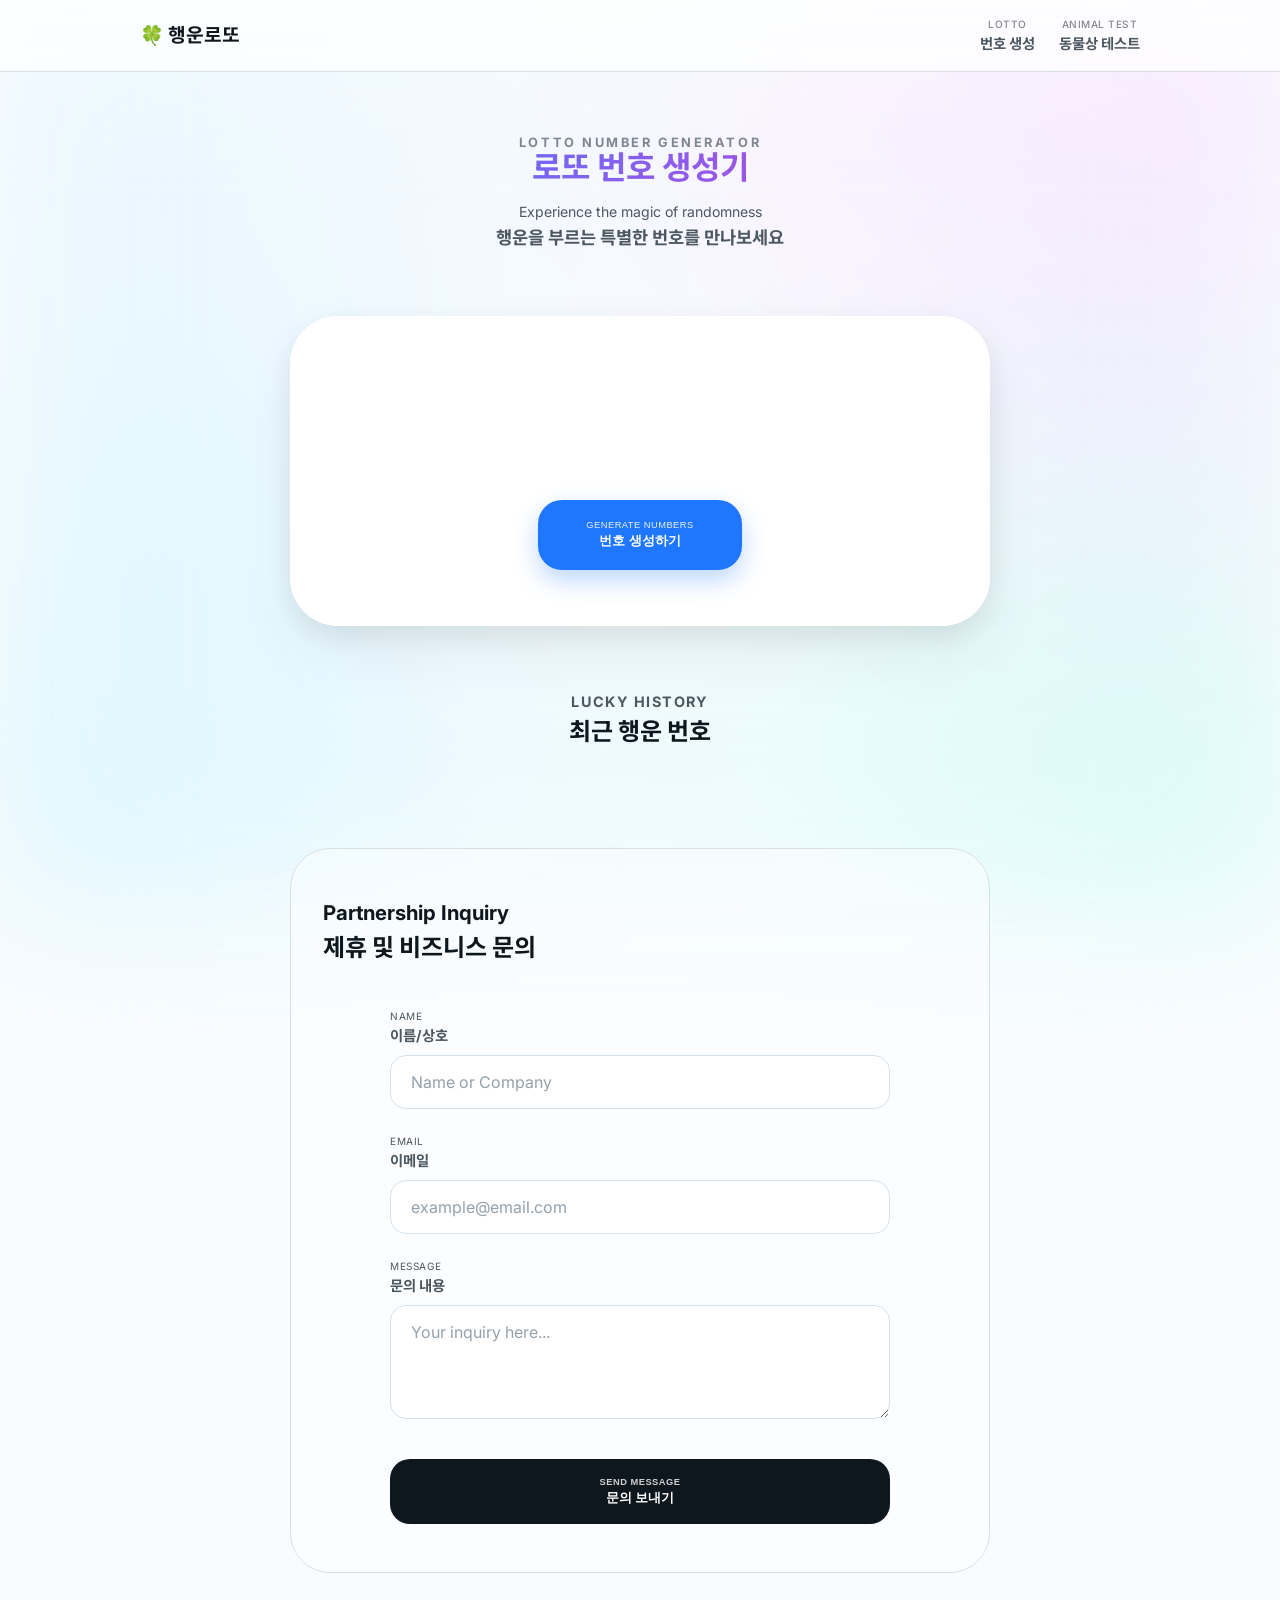
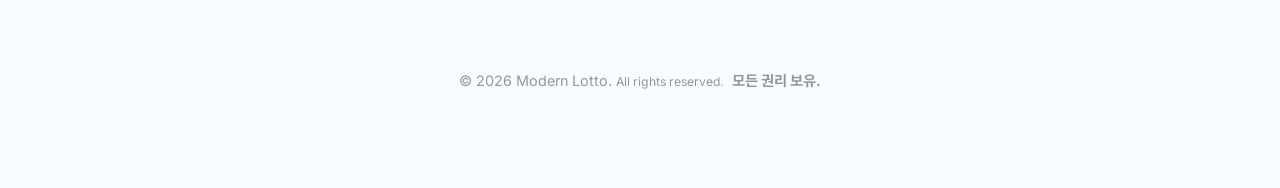
<file: index.html>
<!doctype html>
<html lang="en">
<head>
  <meta charset="UTF-8" />
  <meta name="viewport" content="width=device-width, initial-scale=1.0" />
  <title>Modern Lotto Generator | 프리미엄 로또 번호 생성기</title>
  <link href='/style.css' rel='stylesheet'>
  <link rel="preconnect" href="https://fonts.googleapis.com">
  <link rel="preconnect" href="https://fonts.gstatic.com" crossorigin>
  <link href="https://fonts.googleapis.com/css2?family=Inter:wght@400;700&family=Noto+Sans+KR:wght@400;700&display=swap" rel="stylesheet">
</head>
<body>
  <div class="background-texture"></div>
  <nav class="nav-bar">
    <div class="nav-container">
      <div class="nav-logo">
        <span class="ko">🍀 행운로또</span>
      </div>
      <div class="nav-links">
        <a href="/" class="nav-link active">
          <span class="en">Lotto</span>
          <span class="ko">번호 생성</span>
        </a>
        <a href="/animal.html" class="nav-link">
          <span class="en">Animal Test</span>
          <span class="ko">동물상 테스트</span>
        </a>
      </div>
    </div>
  </nav>
  <main class="container">
    <header class="header">
      <h1 class="title">
        <span class="en">Lotto Number Generator</span>
        <span class="ko">로또 번호 생성기</span>
      </h1>
      <p class="subtitle">
        <span class="en">Experience the magic of randomness</span>
        <span class="ko">행운을 부르는 특별한 번호를 만나보세요</span>
      </p>
    </header>

    <section id="generator" class="generator-card">
      <div id="ball-container" class="ball-container">
        <!-- Lotto balls will be generated here -->
      </div>
      <div class="action-group">
        <button id="generate-btn" class="generate-btn">
          <span class="en">Generate Numbers</span>
          <span class="ko">번호 생성하기</span>
        </button>
        <button id="copy-btn" class="copy-btn" title="Copy to clipboard" style="display: none;">
          <svg xmlns="http://www.w3.org/2000/svg" width="24" height="24" viewBox="0 0 24 24" fill="none" stroke="currentColor" stroke-width="2" stroke-linecap="round" stroke-linejoin="round"><rect x="9" y="9" width="13" height="13" rx="2" ry="2"></rect><path d="M5 15H4a2 2 0 0 1-2-2V4a2 2 0 0 1 2-2h9a2 2 0 0 1 2 2v1"></path></svg>
        </button>
      </div>
    </section>

    <section class="history-section">
      <h2 class="section-title">
        <span class="en">Lucky History</span>
        <span class="ko">최근 행운 번호</span>
      </h2>
      <div id="history-list" class="history-list">
        <!-- History items will be added here -->
      </div>
    </section>

    <section id="contact" class="contact-section">
      <h2 class="section-title">
        <span class="en">Partnership Inquiry</span>
        <span class="ko">제휴 및 비즈니스 문의</span>
      </h2>
      <form action="https://formspree.io/f/mreynozj" method="POST" class="contact-form">
        <div class="form-group">
          <label for="name">
            <span class="en">Name</span>
            <span class="ko">이름/상호</span>
          </label>
          <input type="text" id="name" name="name" placeholder="Name or Company" required>
        </div>
        <div class="form-group">
          <label for="email">
            <span class="en">Email</span>
            <span class="ko">이메일</span>
          </label>
          <input type="email" id="email" name="_replyto" placeholder="example@email.com" required>
        </div>
        <div class="form-group">
          <label for="message">
            <span class="en">Message</span>
            <span class="ko">문의 내용</span>
          </label>
          <textarea id="message" name="message" rows="4" placeholder="Your inquiry here..." required></textarea>
        </div>
        <button type="submit" class="submit-btn">
          <span class="en">Send Message</span>
          <span class="ko">문의 보내기</span>
        </button>
      </form>
    </section>

    <footer class="footer">
      <p>&copy; 2026 Modern Lotto. <span class="en">All rights reserved.</span><span class="ko">모든 권리 보유.</span></p>
    </footer>
  </main>
  <script defer type="module" src="/main.js"></script>
</body>
</html>
</file>
<file: style.css>
@layer base, layout, components, utilities, animations;

@layer base {
  :root {
    --bg-color: oklch(0.99 0.005 240);
    --card-bg: oklch(1 0 0);
    --primary: oklch(0.6 0.22 260);
    --primary-hover: oklch(0.55 0.22 260);
    --text-main: oklch(0.2 0.02 240);
    --text-muted: oklch(0.45 0.02 240);
    --shadow-color: oklch(0 0 0 / 0.08);
    --ball-size: 3.5rem;
    --ball-shadow: oklch(0 0 0 / 0.15);
  }

  *, *::before, *::after {
    box-sizing: border-box;
    margin: 0;
    padding: 0;
  }

  body {
    font-family: 'Inter', 'Noto Sans KR', system-ui, -apple-system, sans-serif;
    background-color: var(--bg-color);
    color: var(--text-main);
    line-height: 1.6;
    min-height: 100dvh;
    display: flex;
    flex-direction: column;
    overflow-x: hidden;
    scroll-behavior: smooth;
  }

  /* Navigation Bar */
  .nav-bar {
    position: sticky;
    top: 0;
    z-index: 100;
    background: oklch(1 0 0 / 0.7);
    backdrop-filter: blur(12px);
    -webkit-backdrop-filter: blur(12px);
    border-bottom: 1px solid oklch(0.9 0.01 240);
    padding-block: 1rem;
  }

  .nav-container {
    inline-size: min(100% - 2rem, 1000px);
    margin-inline: auto;
    display: flex;
    justify-content: space-between;
    align-items: center;
  }

  .nav-logo {
    font-size: 1.2rem;
    font-weight: 700;
    color: var(--text-main);
  }

  .nav-links {
    display: flex;
    gap: 1.5rem;
  }

  .nav-link {
    text-decoration: none;
    color: var(--text-muted);
    font-size: 0.9rem;
    font-weight: 500;
    transition: all 0.2s ease;
    display: flex;
    flex-direction: column;
    align-items: center;

    &:hover {
      color: var(--primary);
      transform: translateY(-1px);
    }

    .en { font-size: 0.7em; text-transform: uppercase; letter-spacing: 0.05em; opacity: 0.7; }
    .ko { font-weight: 700; }
  }

  /* Bilingual display */
  .en { display: block; font-size: 0.85em; }
  .ko { display: block; font-weight: 700; }
}

@layer layout {
  .background-texture {
    position: fixed;
    inset: 0;
    background: 
      radial-gradient(circle at 0% 0%, oklch(0.92 0.1 260 / 0.3), transparent 50%),
      radial-gradient(circle at 100% 0%, oklch(0.85 0.15 320 / 0.3), transparent 50%),
      radial-gradient(circle at 100% 100%, oklch(0.9 0.12 180 / 0.3), transparent 50%),
      radial-gradient(circle at 0% 100%, oklch(0.88 0.1 220 / 0.3), transparent 50%),
      var(--bg-color);
    filter: blur(80px);
    animation: backgroundShift 20s ease-in-out infinite alternate;
    pointer-events: none;
    z-index: -1;
  }

  .container {
    inline-size: min(100% - 2rem, 700px);
    margin-inline: auto;
    padding-block: 4rem;
    display: flex;
    flex-direction: column;
    gap: 4rem;
    flex: 1;
  }

  .header {
    text-align: center;
    .title {
      font-size: clamp(2rem, 8cvi, 3.5rem);
      line-height: 1.1;
      margin-block-end: 1rem;
      background: linear-gradient(135deg, var(--primary), oklch(0.6 0.25 320));
      -webkit-background-clip: text;
      -webkit-text-fill-color: transparent;
      .en { font-size: 0.4em; text-transform: uppercase; letter-spacing: 0.2em; opacity: 0.7; -webkit-text-fill-color: var(--text-muted); }
    }
    .subtitle {
      color: var(--text-muted);
      font-size: 1.1rem;
      .en { font-size: 0.8em; }
    }
  }

  .footer {
    text-align: center;
    color: var(--text-muted);
    font-size: 0.9rem;
    padding-block: 2rem;
    opacity: 0.6;
    .en { display: inline; margin-right: 0.5rem; }
    .ko { display: inline; }
  }
}

@layer components {
  .generator-card {
    background: var(--card-bg);
    padding: 3.5rem 2rem;
    border-radius: 3rem;
    box-shadow: 
      0 10px 30px var(--shadow-color),
      0 30px 60px oklch(0 0 0 / 0.05),
      inset 0 0 0 1px oklch(1 0 0 / 0.5);
    display: flex;
    flex-direction: column;
    align-items: center;
    gap: 3.5rem;
    transition: all 0.5s cubic-bezier(0.4, 0, 0.2, 1);
    position: relative;
    overflow: hidden;

    &::before {
      content: '';
      position: absolute;
      top: 0; left: 0; right: 0; height: 1px;
      background: linear-gradient(90deg, transparent, oklch(1 0 0 / 0.8), transparent);
    }
  }

  .ball-container {
    display: flex;
    flex-wrap: wrap;
    justify-content: center;
    gap: 1.25rem;
    min-height: calc(var(--ball-size) + 1rem);
    inline-size: 100%;
  }

  .action-group {
    display: flex;
    align-items: center;
    gap: 1rem;
  }

  .generate-btn {
    appearance: none;
    border: none;
    padding: 1.25rem 3rem;
    border-radius: 1.5rem;
    background: var(--primary);
    color: white;
    cursor: pointer;
    transition: all 0.3s cubic-bezier(0.4, 0, 0.2, 1);
    box-shadow: 0 10px 25px oklch(0.6 0.22 260 / 0.3);
    position: relative;
    overflow: hidden;

    &:hover {
      background: var(--primary-hover);
      transform: translateY(-2px);
      box-shadow: 0 15px 35px oklch(0.6 0.22 260 / 0.4);
    }

    &:active {
      transform: translateY(0);
    }

    .en { font-size: 0.7em; text-transform: uppercase; letter-spacing: 0.05em; opacity: 0.9; margin-bottom: 2px; }
  }

  .copy-btn {
    appearance: none;
    background: oklch(0.95 0.01 240);
    border: 1px solid oklch(0.9 0.02 240);
    color: var(--text-muted);
    padding: 1rem;
    border-radius: 1.25rem;
    cursor: pointer;
    transition: all 0.2s ease;
    display: grid;
    place-items: center;

    &:hover {
      background: oklch(0.9 0.02 240);
      color: var(--text-main);
    }
  }

  .history-section {
    display: flex;
    flex-direction: column;
    gap: 2rem;
    animation: fadeIn 1s ease forwards;

    .section-title {
      font-size: 1.5rem;
      color: var(--text-main);
      display: flex;
      flex-direction: column;
      align-items: center;
      .en { font-size: 0.6em; color: var(--text-muted); text-transform: uppercase; letter-spacing: 0.1em; }
    }
  }

  .history-list {
    display: flex;
    flex-direction: column;
    gap: 1rem;
  }

  .history-item {
    background: oklch(1 0 0 / 0.6);
    backdrop-filter: blur(10px);
    padding: 1.25rem;
    border-radius: 1.5rem;
    display: flex;
    justify-content: space-between;
    align-items: center;
    border: 1px solid oklch(0.9 0.01 240);
    animation: slideUp 0.5s ease-out forwards;
    box-shadow: 0 4px 12px var(--shadow-color);
  }

  .history-balls {
    display: flex;
    gap: 0.5rem;
    flex-wrap: wrap;
  }

  .history-timestamp {
    font-size: 0.8rem;
    color: var(--text-muted);
  }

  .contact-section {
    display: flex;
    flex-direction: column;
    gap: 2.5rem;
    animation: fadeIn 1s ease forwards;
    background: oklch(1 0 0 / 0.4);
    padding: 3rem 2rem;
    border-radius: 2.5rem;
    border: 1px solid oklch(0.9 0.01 240);
  }

  .contact-form {
    display: grid;
    gap: 1.5rem;
    inline-size: 100%;
    max-inline-size: 500px;
    margin-inline: auto;

    .form-group {
      display: flex;
      flex-direction: column;
      gap: 0.5rem;

      label {
        font-size: 0.9rem;
        color: var(--text-muted);
        display: flex;
        flex-direction: column;
        .en { font-size: 0.7em; text-transform: uppercase; letter-spacing: 0.05em; }
      }

      input, textarea {
        appearance: none;
        background: white;
        border: 1px solid oklch(0.9 0.02 240);
        padding: 1rem 1.25rem;
        border-radius: 1rem;
        font-family: inherit;
        font-size: 1rem;
        transition: all 0.2s ease;
        color: var(--text-main);

        &:focus {
          outline: none;
          border-color: var(--primary);
          box-shadow: 0 0 0 4px oklch(0.6 0.22 260 / 0.1);
        }

        &::placeholder {
          color: oklch(0.7 0.02 240);
        }
      }

      textarea {
        resize: vertical;
      }
    }

    .submit-btn {
      appearance: none;
      border: none;
      padding: 1.1rem;
      border-radius: 1.25rem;
      background: var(--text-main);
      color: white;
      font-weight: 700;
      cursor: pointer;
      transition: all 0.3s ease;
      margin-top: 1rem;

      &:hover {
        background: black;
        transform: translateY(-2px);
      }

      &:active {
        transform: translateY(0);
      }

      .en { font-size: 0.7em; text-transform: uppercase; letter-spacing: 0.05em; opacity: 0.8; margin-bottom: 2px; }
    }
  }

  /* Animal Test Styles */
  .animal-test-card {
    background: var(--card-bg);
    padding: 3rem 2rem;
    border-radius: 3rem;
    box-shadow: 0 20px 50px var(--shadow-color);
    display: flex;
    flex-direction: column;
    align-items: center;
    gap: 3rem;
  }

  .input-controls {
    display: flex;
    gap: 1rem;
    background: oklch(0.96 0.01 240);
    padding: 0.5rem;
    border-radius: 1.5rem;
  }

  .input-btn {
    appearance: none;
    border: none;
    padding: 0.8rem 1.5rem;
    border-radius: 1rem;
    background: transparent;
    color: var(--text-muted);
    font-weight: 600;
    cursor: pointer;
    transition: all 0.2s ease;

    &.active {
      background: white;
      color: var(--text-main);
      box-shadow: 0 4px 12px oklch(0 0 0 / 0.05);
    }
    
    .en { font-size: 0.7em; }
  }

  .media-container {
    inline-size: 100%;
    max-inline-size: 400px;
    aspect-ratio: 1;
    background: oklch(0.98 0.005 240);
    border-radius: 2rem;
    overflow: hidden;
    position: relative;
    border: 1px solid oklch(0.9 0.01 240);
  }

  .preview-box {
    width: 100%;
    height: 100%;
    display: flex;
    align-items: center;
    justify-content: center;
    
    canvas {
      width: 100% !important;
      height: 100% !important;
      object-fit: cover;
    }
  }

  .upload-placeholder {
    cursor: pointer;
    display: flex;
    flex-direction: column;
    align-items: center;
    gap: 1rem;
    color: var(--text-muted);
    text-align: center;
    padding: 2rem;
    
    &:hover {
      color: var(--primary);
    }
  }

  .result-section {
    inline-size: 100%;
    display: flex;
    flex-direction: column;
    gap: 2rem;
  }

  .top-result {
    text-align: center;
    font-size: 1.5rem;
    color: var(--primary);
    min-height: 2.2rem;
  }

  .label-container {
    display: flex;
    flex-direction: column;
    gap: 1.25rem;
  }

  .result-bar-wrapper {
    display: flex;
    flex-direction: column;
    gap: 0.5rem;
    opacity: 0.6;
    transition: all 0.3s ease;

    &.is-top {
      opacity: 1;
      .progress-fill {
        background: var(--primary);
      }
    }
  }

  .result-label {
    display: flex;
    justify-content: space-between;
    font-weight: 600;
    font-size: 0.95rem;
  }

  .progress-bg {
    height: 8px;
    background: oklch(0.94 0.01 240);
    border-radius: 4px;
    overflow: hidden;
  }

  .progress-fill {
    height: 100%;
    background: oklch(0.8 0.05 240);
    border-radius: 4px;
    transition: width 0.5s cubic-bezier(0.175, 0.885, 0.32, 1.275);
  }

  .analyze-action {
    inline-size: 100%;
    display: flex;
    justify-content: center;
  }

  .model-upload-section {
    background: oklch(0.9 0.05 30 / 0.1);
    border: 2px dashed oklch(0.8 0.1 30 / 0.3);
    padding: 2rem;
    border-radius: 2rem;
    text-align: center;
    display: none;

    p {
      margin-bottom: 1rem;
      font-size: 0.95rem;
    }
    
    .file-input-field {
      font-size: 0.8rem;
    }
  }
}

@layer animations {
  @keyframes backgroundShift {
    0% { transform: scale(1) translate(0, 0); }
    50% { transform: scale(1.1) translate(-2%, 2%); }
    100% { transform: scale(1) translate(0, 0); }
  }

  @keyframes popIn {
    0% { transform: scale(0) rotate(-45deg); opacity: 0; }
    70% { transform: scale(1.1) rotate(5deg); }
    100% { transform: scale(1) rotate(0); opacity: 1; }
  }

  @keyframes fadeIn {
    from { opacity: 0; }
    to { opacity: 1; }
  }

  @keyframes slideUp {
    from { opacity: 0; transform: translateY(20px); }
    to { opacity: 1; transform: translateY(0); }
  }
}

@layer utilities {
  .glow {
    box-shadow: 0 0 20px currentColor;
  }
}
</file>
